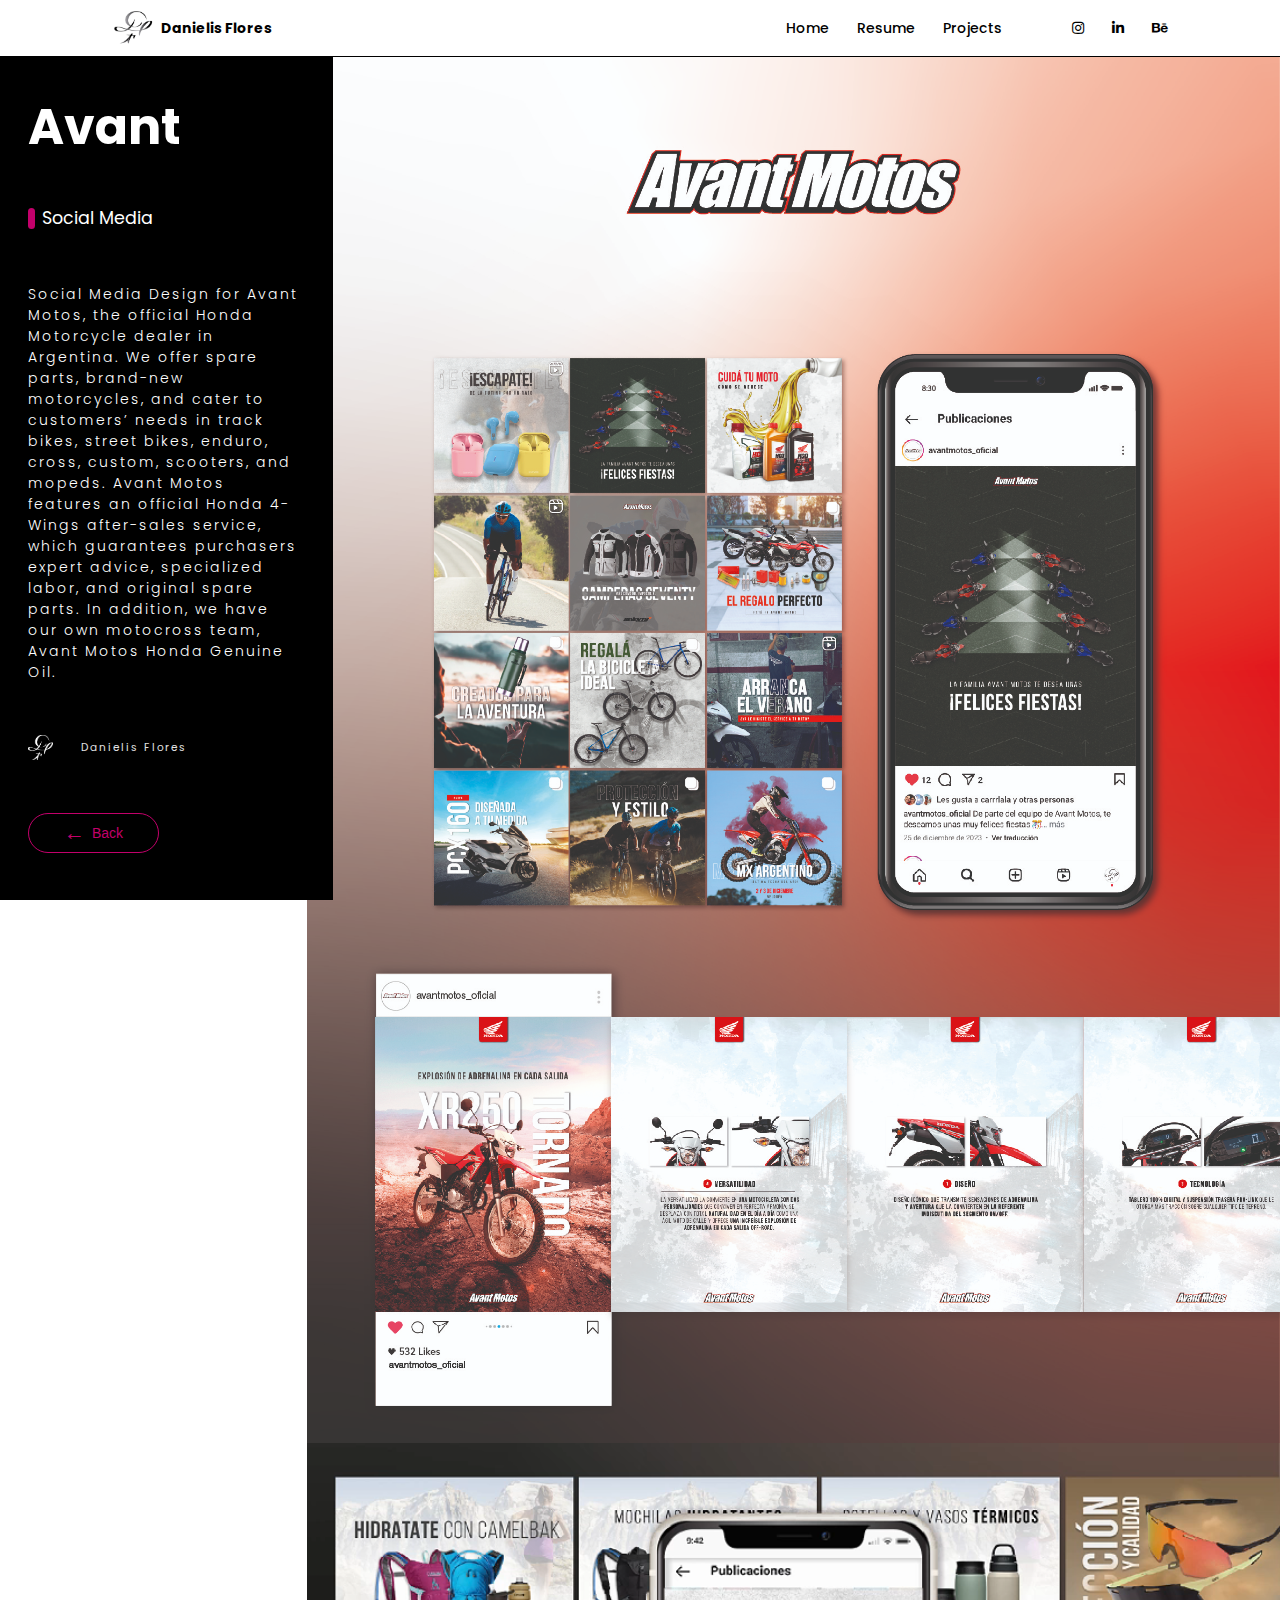
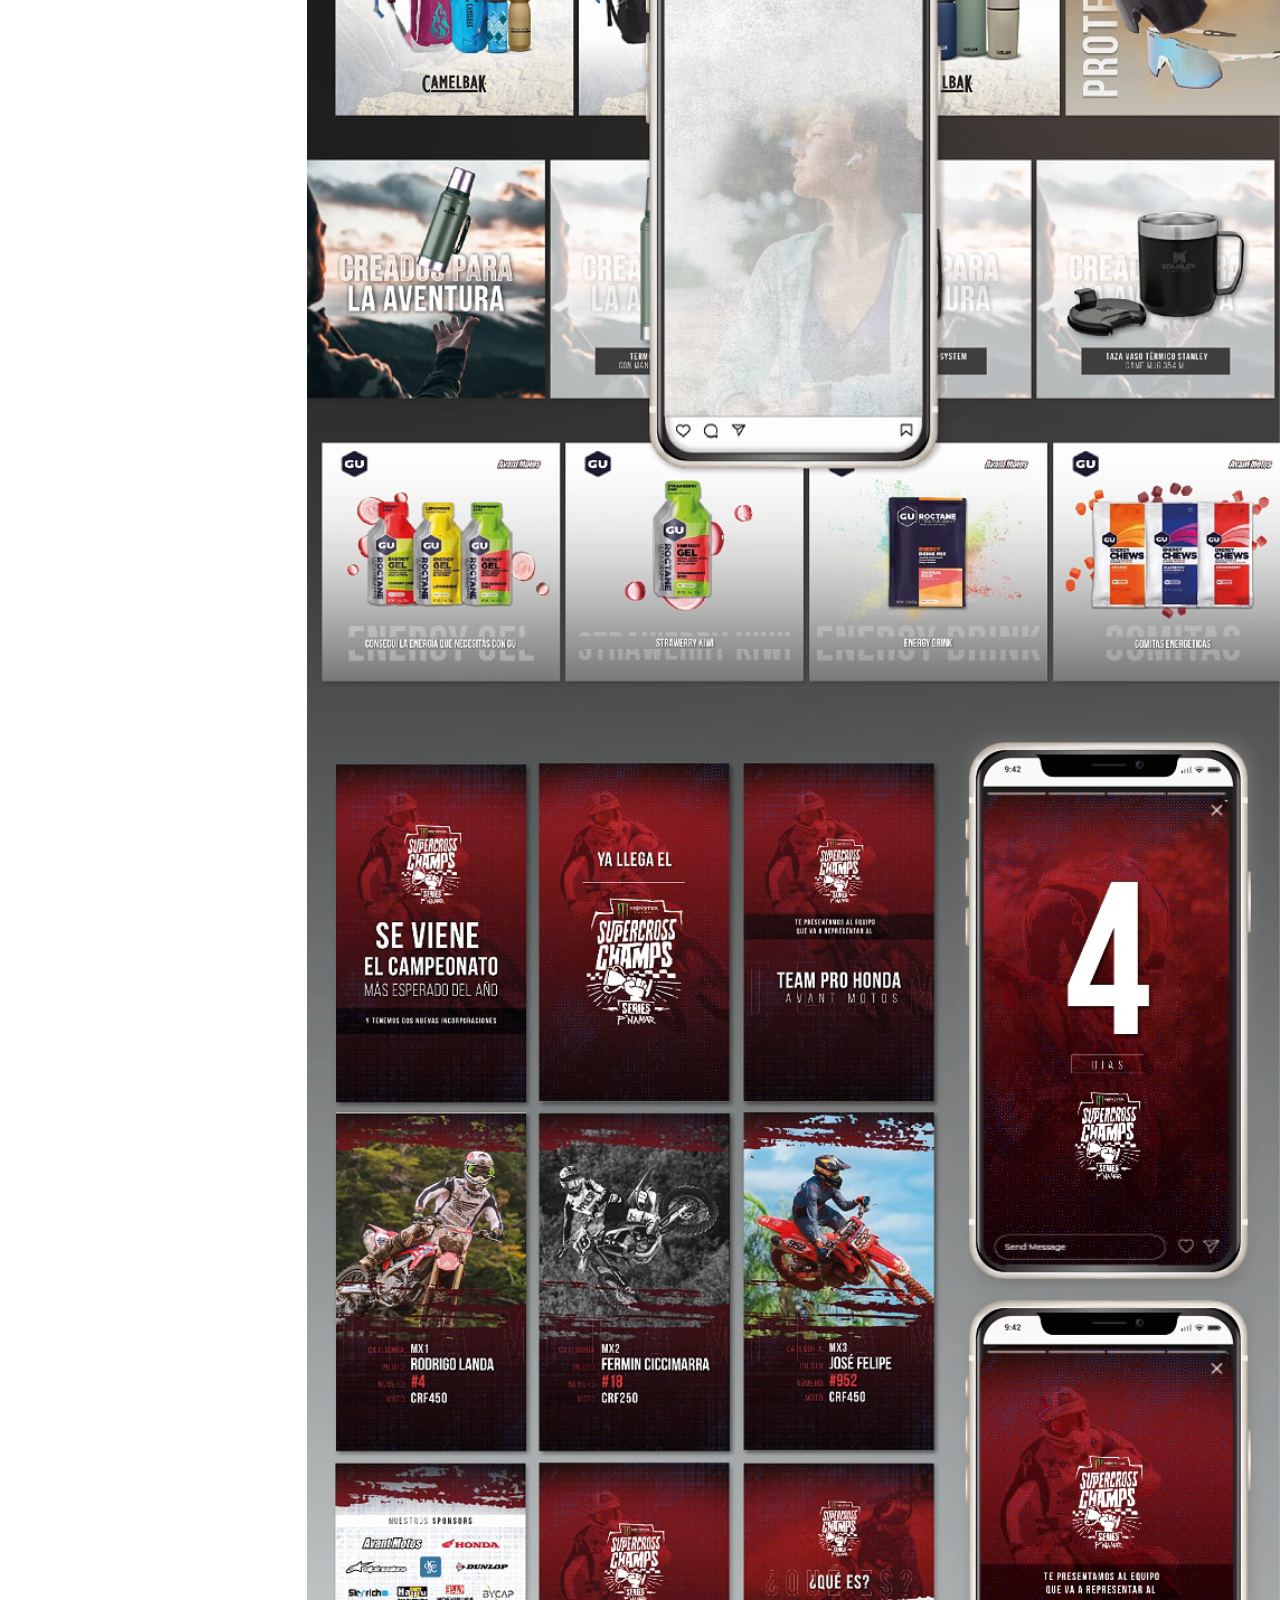
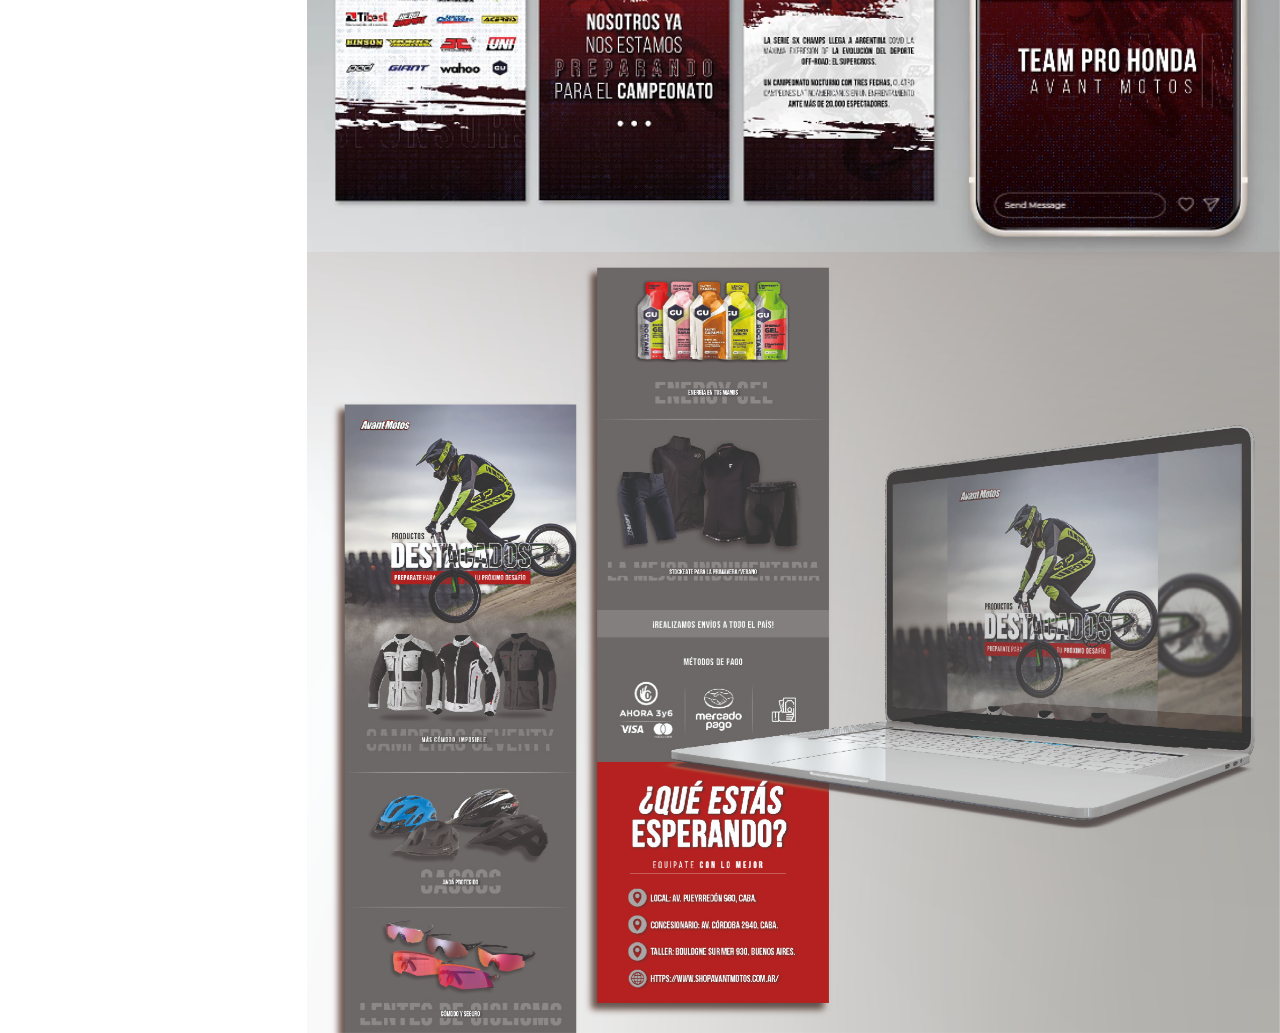
<file: project-avant.html>
<!DOCTYPE html>
<html lang="en" >
<head>
    <meta charset="UTF-8">
    <meta name="viewport" content="width=device-width, initial-scale=1.0">
    <title>Danielis Flores</title>
    <link rel="stylesheet" href="css/main.css">
    <link rel="stylesheet" href="https://cdnjs.cloudflare.com/ajax/libs/font-awesome/5.15.4/css/all.min.css">
</head>
<body>
    <nav class="navbar navbar--vigil size">
        <div class="navbar__container--logo">
            <div class="navbar__menu--toggle">
                <i class="fas fa-bars"></i>
            </div>
            <a href="index.html" class="flex-row link__nav">
                <img class="navbar__logo" src="./img/Logo_DF.png" alt="Logo_DF" loading="lazy">
                <h4>Danielis Flores</h4>
            </a>
        </div>
        <div class="navbar__container--links">
            <div class="navbar__links">
                <a href="index.html">Home</a>
                <a href="./assets/CURRICULUM VITAE 2024-E.pdf" download="CURRICULUM VITAE 2024-E.pdf">Resume</a>
                <a href="index.html#projects">Projects</a>
            </div>
            <div class="navbar__social">
                <a href="#"><i class="fab fa-instagram"></i></a>
                <a href="#"><i class="fab fa-linkedin-in" ></i></a>
                <a href="#"><i class="fab fa-behance"></i></a>
            </div>
        </div>
    </nav>
    <main class="project__detail--vigil">
        <div class="sidebar">
            <h1 class="sidebar__title" id="project-title">Avant</h1>
            <ul class="sidebar__categories" id="project-categories">          
                <li class="flex-row"><span class="color__form"></span>Social Media</li>       
            </ul>
            <div class="sidebar__description" id="project-description">Social Media Design for Avant Motos, the official Honda Motorcycle dealer in Argentina. We offer spare parts, brand-new motorcycles, and cater to customers’ needs in track bikes, street bikes, enduro, cross, custom, scooters, and mopeds.

            Avant Motos features an official Honda 4-Wings after-sales service, which guarantees purchasers expert advice, specialized labor, and original spare parts.
                
            In addition, we have our own motocross team, Avant Motos Honda Genuine Oil.
                </div>
            <div class="sidebar__container--logo">
                <img class="sidebar__logo" id="project-image" src="./img/logo_blanco.png" alt="Logo-Danielis" loading="lazy">
                <p>Danielis Flores</p>
            </div>
            <button class="sidebar__button">
                <a href="index.html#projects" class="sidebar__button--link">
                    <span class="arrow-left">&#8592;</span>Back
                </a>
            </button>
        </div>
        <div class="project__detail--avant">
            <section class="content__section--avant">
                <img id="image-1" src="img/projects-details/avant/avant-1.jpg" alt="Image 1 Avant" class="content__image--avant" loading="lazy">
            </section>
            <section class="content__section--avant">
                <video id="video-1" class="content__video--avant" loop autoplay muted>
                    <source src="img/projects-details/avant/avant-2.mp4" type="video/mp4">
                    Your browser does not support the video tag.
                </video>
            </section>
            <section class="content__section--avant">
                <video id="video-2" class="content__video--avant" loop autoplay muted>
                    <source src="/img/projects-details/avant/avant-3.mp4" type="video/mp4">
                    Your browser does not support the video tag.
                </video>
            </section>           
            <section class="content__section--avant">
                <img id="image-2" src="/img/projects-details/avant/avant-4.jpg" alt="Image 2 Avant" class="content__image--avant" loading="lazy">
            </section>
        </div>
    </main>
</body>
<script>
    document.addEventListener('DOMCOntentLoaded', function(){
        const menuToggle = document.querySelector('.navbar__menu--togle')
        const navbarLinks = document.getElementById('navbarLinks')

        menuToggle.addEventListener('click',function(){
            navbarLinks.classList.toggle('show')
        })
    })
</script>
</html>
</file>
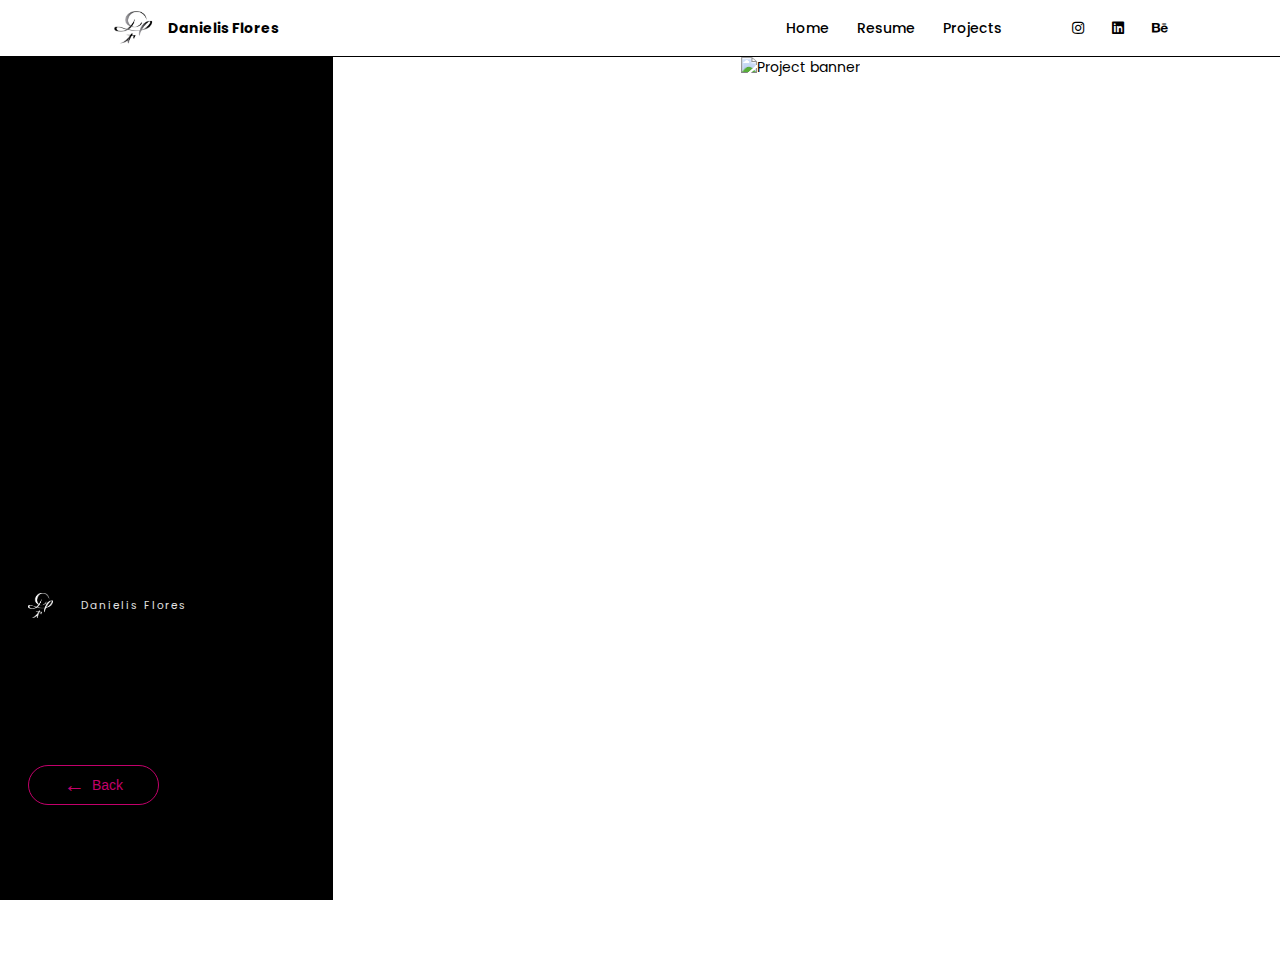
<file: project-detail.html>
<!DOCTYPE html>
<html lang="en" style="overflow: hidden;">
<head>
    <meta charset="UTF-8">
    <meta name="viewport" content="width=device-width, initial-scale=1.0">
    <title>Portafolio Danielis</title>
    <link rel="stylesheet" href="css/main.css">
    <link rel="stylesheet" href="https://cdnjs.cloudflare.com/ajax/libs/font-awesome/5.15.4/css/all.min.css">
</head>
<body >
    <nav class="navbar size">
        <div class="navbar__container--logo">
            <div class="navbar__menu--toggle">
                <i class="fas fa-bars"></i>
            </div>
            <img class="navbar__logo" src="./img/Logo_DF.png" alt="Logo_DF">
            <h4>Danielis Flores</h4>
        </div>
        <div class="navbar__container--links">
            <div class="navbar__links">
                <a href="index.html">Home</a>
                <a href="./assets/CURRICULUM VITAE 2024-E.pdf" download="CURRICULUM VITAE 2024-E.pdf" > Resume</a>
                <a href="index.html#projects">Projects</a>
            </div>
            <div class="navbar__social">
                <a href="#"><i class="fab fa-instagram"></i></a>
                <a href="#"><i class="fab fa-linkedin"></i></a>
                <a href="#"><i class="fab fa-behance"></i></a>
            </div>
        </div>
    </nav>
        <main class="project__detail">
            <div class="sidebar">
                <h1 class="sidebar__title" id="project-title"></h1>
                        <ul class="sidebar__categories" id="project-categories">
                        </ul>
                <div class="sidebar__description" id="project-description">
                </div>
                <div class="sidebar__container--logo">
                    <img class="sidebar__logo" id="project-image" src="./img/logo_blanco.png" alt="Logo-Danielis">
                    <p>Danielis Flores</p>

                </div>
                <button class="sidebar__button">
                <a href="index.html#projects" class="sidebar__button--link">
                        <span class="arrow-left">&#8592;</span>Back
                    </a>
                </button>
            </div>
            <div class="project__detail--image">
                <img id="project-image-detail"  alt="Project banner">
            </div>
            

        </main>
    


        </body>
        <script >
    document.addEventListener('DOMContentLoaded', () => {

        function getProjectIdFromURL (){
            const params = new URLSearchParams(window.location.search)
            return params.get('id')
            }

        const id = getProjectIdFromURL()

        const dataURL = `data/projects.json`;


        async function loadProjectDetails(){
            try{
                const response = await fetch(dataURL)

                if(!response.ok){
                    throw new Error ('Error al cargar el json')
                }
                const data = await response.json()
                const project = data.projects.find(p => p.id === id)
                if(project){
                    document.getElementById('project-title').textContent = project.title
                    document.getElementById('project-description').textContent = project.description
                    document.getElementById('project-image-detail').setAttribute('src',project.image)
                    const projectCategories = document.getElementById('project-categories')
                    projectCategories.innerHTML = '';
                    project.categories.forEach(category => {
                        const li = document.createElement('li')
                        li.className = 'flex-row';
                        li.innerHTML =`<span class="color__form"></span>${category}`
                        projectCategories.appendChild(li)
                    })
                    // const pdfLink = document.getElementById('project-pdf')
                    // pdfLink.setAttribute('href',project.pdf)
                    // pdfLink.setAttribute('target','_blank')
                }else {
                throw new Error ('Proyecto no encontrado')
                }
            }catch (error){
                console.error('Error', error.message)


                }
            }
        loadProjectDetails()

})
        </script>
    </html>
</file>
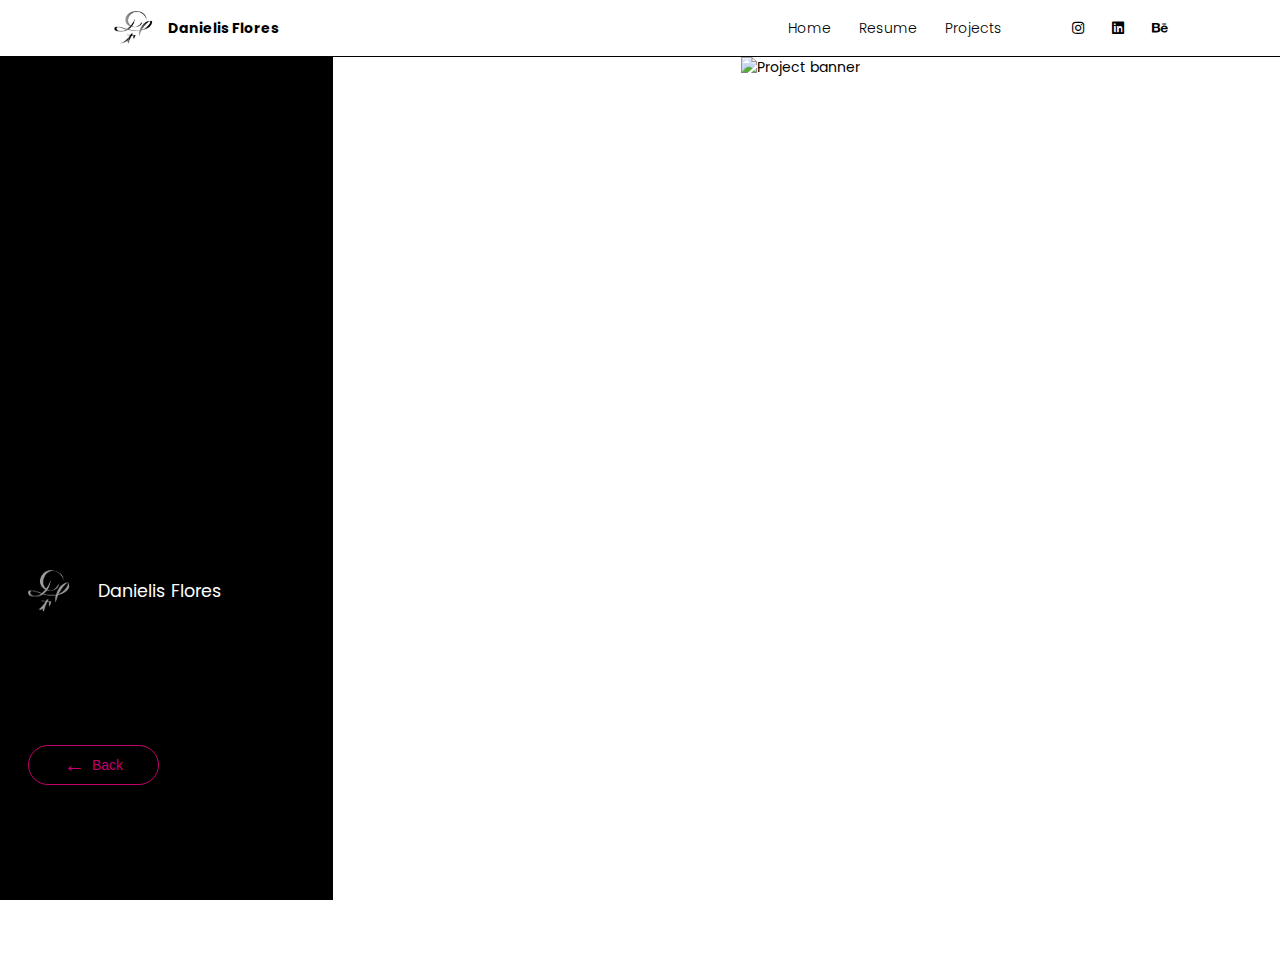
<file: src/project-detail.html>
<!DOCTYPE html>
<html lang="en" style="overflow: hidden;">
<head>
    <meta charset="UTF-8">
    <meta name="viewport" content="width=device-width, initial-scale=1.0">
    <title>Portafolio Danielis</title>
    <link rel="stylesheet" href="css/main.css">
    <link rel="stylesheet" href="https://cdnjs.cloudflare.com/ajax/libs/font-awesome/5.15.4/css/all.min.css">
</head>
<body >
    <nav class="navbar size">
        <div class="navbar__container--logo">
            <div class="navbar__menu--toggle">
                <i class="fas fa-bars"></i>
            </div>
            <img class="navbar__logo" src="./img/Logo_DF.png" alt="Logo_DF">
            <h4>Danielis Flores</h4>
        </div>
        <div class="navbar__container--links">
            <div class="navbar__links">
                <a href="index.html">Home</a>
                <a href="./assets/CURRICULUM VITAE 2024-E.pdf" download="CURRICULUM VITAE 2024-E.pdf" > Resume</a>
                <a href="index.html#projects">Projects</a>
            </div>
            <div class="navbar__social">
                <a href="#"><i class="fab fa-instagram"></i></a>
                <a href="#"><i class="fab fa-linkedin"></i></a>
                <a href="#"><i class="fab fa-behance"></i></a>
            </div>
        </div>
    </nav>
        <main class="project__detail">
            <div class="sidebar">
                <h1 class="sidebar__title" id="project-title"></h1>
                        <ul class="sidebar__categories" id="project-categories">
                        </ul>
                        <!-- <a  id="project-pdf">
                            <img src="./img/svg/full-project.svg" alt="resume-spinner" class="projects__svg">
                        </a>                        -->
                <div class="sidebar__description" id="project-description">
                </div>
                <div class="sidebar__logo">
                    <img class="navbar__logo" id="project-image" src="./img/logo-gris.png" alt="Logo-Danielis">
                    <p>Danielis Flores</p>

                </div>
                <button class="sidebar__button">
                <a href="index.html#projects" class="sidebar__button--link">
                        <span class="arrow-left">&#8592;</span>Back
                    </a>
                </button>
            </div>
            <div class="project__detail--image">
                <img id="project-image-detail"  alt="Project banner">
            </div>
            

        </main>
    


        </body>
        <script >
    document.addEventListener('DOMContentLoaded', () => {

        function getProjectIdFromURL (){
            const params = new URLSearchParams(window.location.search)
            return params.get('id')
            }

        const id = getProjectIdFromURL()

        const dataURL = `data/projects.json`;


        async function loadProjectDetails(){
            try{
                const response = await fetch(dataURL)

                if(!response.ok){
                    throw new Error ('Error al cargar el json')
                }
                const data = await response.json()
                const project = data.projects.find(p => p.id === id)
                if(project){
                    document.getElementById('project-title').textContent = project.title
                    document.getElementById('project-description').textContent = project.description
                    document.getElementById('project-image-detail').setAttribute('src',project.image)
                    const projectCategories = document.getElementById('project-categories')
                    projectCategories.innerHTML = '';
                    project.categories.forEach(category => {
                        const li = document.createElement('li')
                        li.className = 'flex-row';
                        li.innerHTML =`<span class="color__form"></span>${category}`
                        projectCategories.appendChild(li)
                    })
                    // const pdfLink = document.getElementById('project-pdf')
                    // pdfLink.setAttribute('href',project.pdf)
                    // pdfLink.setAttribute('target','_blank')
                }else {
                throw new Error ('Proyecto no encontrado')
                }
            }catch (error){
                console.error('Error', error.message)


                }
            }
        loadProjectDetails()

})
        </script>
    </html>
</file>
<file: css/main.css>
/*ABSTRACTS*/
/*MEDIA QUERIES*/
/*BASE*/
@import url("https://fonts.googleapis.com/css2?family=Poppins:wght@100;300;400;500;600;700&display=swap");
*,
*::after,
*::before {
  margin: 0;
  padding: 0;
  -webkit-box-sizing: border-box;
          box-sizing: border-box;
}

html, body {
  overflow-x: hidden;
  position: relative;
}

html {
  font-size: 75%;
  -webkit-box-sizing: border-box;
          box-sizing: border-box;
}
@media (min-width: 61em) {
  html {
    font-size: 87.5%;
  }
}
@media (min-width: 74em) {
  html {
    font-size: 87.5%;
  }
}

body {
  -webkit-transition: 0.5s all;
  transition: 0.5s all;
}

img {
  max-width: 100%;
}

a {
  text-decoration: none;
  color: inherit;
}

a:hover {
  text-decoration: underline;
}

body {
  font-family: "Poppins", sans-serif;
  color: #000000;
}

/*MARGINS*/
.mt--sm {
  margin-top: 1rem;
}
.mt--md {
  margin-top: 3rem;
}
.mt--lg {
  margin-top: 5rem;
}
.mt--xl {
  margin-top: 8rem;
}

.mb--sm {
  margin-bottom: 1rem;
}
.mb--md {
  margin-bottom: 3rem;
}
.mb--lg {
  margin-bottom: 5rem;
}
.mb--xl {
  margin-bottom: 8rem;
}

.ml--sm {
  margin-left: 1rem;
}
.ml--md {
  margin-left: 3rem;
}
.ml--lg {
  margin-left: 5rem;
}
.ml--lg {
  margin-left: 8rem;
}

.mr--sm {
  margin-right: 1rem;
}
.mr--md {
  margin-right: 3rem;
}
.mr--lg {
  margin-right: 5rem;
}
.mr--hudge {
  margin-right: 8rem;
}

/*FONT-WEIGHT*/
.fw--thin {
  font-weight: 100;
}
.fw--light {
  font-weight: 300;
}
.fw--normal {
  font-weight: 400;
}
.fw--med {
  font-weight: 500;
}
.fw--semibold {
  font-weight: 600;
}
.fw--bold {
  font-weight: 700;
}

/*TEXT-ALIGN*/
.text-center {
  text-align: center;
}

.text-left {
  text-align: left;
}

.text-right {
  text-align: right;
}

/*COLOR*/
.fcolor--principal {
  color: #c3006b;
}
.fcolor--secondary {
  color: #e3e3e3;
}
.fcolor--text {
  color: #000000;
}

.flex-row {
  display: -webkit-box;
  display: -ms-flexbox;
  display: flex;
  -webkit-box-orient: horizontal;
  -webkit-box-direction: normal;
      -ms-flex-direction: row;
          flex-direction: row;
  -webkit-box-align: center;
      -ms-flex-align: center;
          align-items: center;
  -webkit-box-pack: center;
      -ms-flex-pack: center;
          justify-content: center;
  gap: 0.5rem;
}

.flex-col {
  display: -webkit-box;
  display: -ms-flexbox;
  display: flex;
  -webkit-box-orient: vertical;
  -webkit-box-direction: normal;
      -ms-flex-direction: column;
          flex-direction: column;
}

.link__nav {
  text-decoration: none;
}
.link__nav:hover {
  text-decoration: none;
}

/*LAYOUT*/
.navbar {
  display: -webkit-box;
  display: -ms-flexbox;
  display: flex;
  -webkit-box-align: center;
      -ms-flex-align: center;
          align-items: center;
  -webkit-box-pack: justify;
      -ms-flex-pack: justify;
          justify-content: space-between;
  padding: 0.5rem 2rem;
  width: 100%;
  border-bottom: 1px solid #000;
  background-color: white;
}
@media (min-width: 47em) {
  .navbar {
    padding: 0.5rem 8rem;
  }
}
.navbar__menu--toggle {
  display: -webkit-box;
  display: -ms-flexbox;
  display: flex;
  -webkit-box-align: center;
      -ms-flex-align: center;
          align-items: center;
  cursor: pointer;
  font-size: 1.5rem;
}
@media (min-width: 61em) {
  .navbar__menu--toggle {
    display: none;
  }
}
.navbar__container--logo, .navbar__container--links {
  display: -webkit-box;
  display: -ms-flexbox;
  display: flex;
  -webkit-box-align: center;
      -ms-flex-align: center;
          align-items: center;
  gap: 1rem;
}
.navbar__container--links {
  gap: 5rem;
  cursor: pointer;
}
.navbar__logo {
  width: 3rem;
  height: 3rem;
  border-radius: 50%;
}
.navbar__links {
  display: -webkit-box;
  display: -ms-flexbox;
  display: flex;
  gap: 2rem;
  font-weight: 500;
  display: none;
}
@media (min-width: 61em) {
  .navbar__links {
    display: -webkit-box;
    display: -ms-flexbox;
    display: flex;
  }
}
.navbar__social {
  display: -webkit-box;
  display: -ms-flexbox;
  display: flex;
  gap: 2rem;
}

.header {
  display: -webkit-box;
  display: -ms-flexbox;
  display: flex;
  width: 100%;
  padding: 2rem 0 2rem 2rem;
  height: auto;
  -webkit-box-pack: center;
      -ms-flex-pack: center;
          justify-content: center;
  -webkit-box-orient: vertical;
  -webkit-box-direction: normal;
      -ms-flex-direction: column;
          flex-direction: column;
  -webkit-box-align: center;
      -ms-flex-align: center;
          align-items: center;
}
@media (min-width: 47em) {
  .header {
    padding: 5rem 0 0 8rem;
  }
}
@media (min-width: 74em) {
  .header {
    padding-bottom: 5rem;
  }
}
.header__container {
  display: -webkit-box;
  display: -ms-flexbox;
  display: flex;
  -webkit-box-orient: vertical;
  -webkit-box-direction: normal;
      -ms-flex-direction: column;
          flex-direction: column;
  width: 100%;
  background-size: cover;
  background: url('https://danielisflores.github.io/img/DF_Header2.png') no-repeat top right;
  -webkit-box-align: center;
      -ms-flex-align: center;
          align-items: center;
  padding-top: 4rem;
  background-size: 50%;
  padding-bottom: 56.25%;
}
@media (max-width: 74em) {
  .header__container {
    background-position: right;
    background-size: 60%;
  }
}
.header__info {
  display: -webkit-box;
  display: -ms-flexbox;
  display: flex;
  width: 100%;
  gap: 2rem;
  -webkit-box-orient: horizontal;
  -webkit-box-direction: normal;
      -ms-flex-direction: row;
          flex-direction: row;
}
@media (max-width: 74em) {
  .header__info {
    -webkit-box-orient: vertical;
    -webkit-box-direction: reverse;
        -ms-flex-direction: column-reverse;
            flex-direction: column-reverse;
  }
}
.header__info--title {
  display: -webkit-box;
  display: -ms-flexbox;
  display: flex;
  -webkit-box-orient: vertical;
  -webkit-box-direction: normal;
      -ms-flex-direction: column;
          flex-direction: column;
  font-size: 7rem;
  line-height: 7rem;
}
@media (min-width: 47em) {
  .header__info--title {
    font-size: 10rem;
    line-height: 10rem;
  }
}
.header__info--text {
  display: -webkit-box;
  display: -ms-flexbox;
  display: flex;
  -webkit-box-orient: vertical;
  -webkit-box-direction: normal;
      -ms-flex-direction: column;
          flex-direction: column;
  gap: 2rem;
  width: 100%;
}
.header__info--h2 {
  font-size: 2rem;
}
.header__info--h1 {
  font-size: 3.5rem;
  line-height: 4rem;
}
.header__info--description {
  font-size: 1.25rem;
  letter-spacing: 2px;
}
@media (min-width: 36em) {
  .header__info--description {
    font-size: 1.75rem;
    letter-spacing: 2px;
  }
}
.header__pic {
  -webkit-box-flex: 1;
      -ms-flex: 1;
          flex: 1;
  display: -webkit-box;
  display: -ms-flexbox;
  display: flex;
  -webkit-box-pack: center;
      -ms-flex-pack: center;
          justify-content: center;
  -webkit-box-align: center;
      -ms-flex-align: center;
          align-items: center;
  margin-right: 0;
  width: 50%;
  height: 100%;
}
@media (min-width: 47em) {
  .header__pic {
    -webkit-box-pack: end;
        -ms-flex-pack: end;
            justify-content: flex-end;
    width: 100%;
    height: 100%;
    -webkit-box-flex: 1;
        -ms-flex: 1;
            flex: 1;
  }
}

.bubble__title {
  border: 1px solid #c3006b;
  border-radius: 1.25rem;
  padding: 0.25rem;
  text-align: center;
  font-size: 1.25rem;
  width: 20rem;
  letter-spacing: 2px;
}

.color__form {
  background-color: #c3006b;
  height: 1.5rem;
  width: 0.5rem;
  display: inline-block;
  border-radius: 0.5rem;
}
.color__form--black {
  background-color: #000000;
}
.color__form--white {
  background-color: #e3e3e3;
}

.about {
  display: none;
  padding-bottom: 3rem;
  margin-top: -35%;
}
@media (min-width: 74em) {
  .about {
    display: -webkit-box;
    display: -ms-flexbox;
    display: flex;
    -webkit-box-orient: vertical;
    -webkit-box-direction: normal;
        -ms-flex-direction: column;
            flex-direction: column;
    -webkit-box-align: start;
        -ms-flex-align: start;
            align-items: start;
    gap: 3rem;
  }
}
@media (min-width: 74em) {
  .about {
    margin-top: -25%;
  }
}
.about__container {
  display: -webkit-box;
  display: -ms-flexbox;
  display: flex;
  -webkit-box-align: center;
      -ms-flex-align: center;
          align-items: center;
  -webkit-box-pack: space-evenly;
      -ms-flex-pack: space-evenly;
          justify-content: space-evenly;
}
@media (max-width: 61em) {
  .about__container {
    -webkit-box-align: self-start;
        -ms-flex-align: self-start;
            align-items: self-start;
  }
}
.about__image {
  width: 50%;
  margin-left: 2rem;
  position: relative;
  display: inline-block;
}
.about__image--pic {
  width: 25rem;
}
.about__text {
  width: 50%;
  display: -webkit-box;
  display: -ms-flexbox;
  display: flex;
  -webkit-box-orient: vertical;
  -webkit-box-direction: normal;
      -ms-flex-direction: column;
          flex-direction: column;
  gap: 2rem;
  padding-right: 8rem;
  -webkit-box-pack: start;
      -ms-flex-pack: start;
          justify-content: start;
}
@media (max-width: 61em) {
  .about__text {
    -webkit-box-orient: vertical;
    -webkit-box-direction: reverse;
        -ms-flex-direction: column-reverse;
            flex-direction: column-reverse;
  }
}
.about__text--info {
  display: -webkit-box;
  display: -ms-flexbox;
  display: flex;
  -webkit-box-align: center;
      -ms-flex-align: center;
          align-items: center;
  -webkit-box-pack: justify;
      -ms-flex-pack: justify;
          justify-content: space-between;
  -webkit-box-orient: horizontal;
  -webkit-box-direction: normal;
      -ms-flex-direction: row;
          flex-direction: row;
}
@media (max-width: 61em) {
  .about__text--info {
    -webkit-box-orient: vertical;
    -webkit-box-direction: normal;
        -ms-flex-direction: column;
            flex-direction: column;
    gap: 2rem;
  }
}
.about__text--item {
  display: -webkit-box;
  display: -ms-flexbox;
  display: flex;
  -webkit-box-orient: vertical;
  -webkit-box-direction: normal;
      -ms-flex-direction: column;
          flex-direction: column;
  -webkit-box-align: center;
      -ms-flex-align: center;
          align-items: center;
  -webkit-box-pack: center;
      -ms-flex-pack: center;
          justify-content: center;
}
.about__text--item h3 {
  font-size: 3rem;
  color: #c3006b;
}
.about__text--item p {
  font-size: 1.25rem;
  text-align: center;
  font-weight: 400;
}
.about__title {
  font-size: 7rem;
}
.about__items {
  display: -webkit-box;
  display: -ms-flexbox;
  display: flex;
  -webkit-box-orient: vertical;
  -webkit-box-direction: normal;
      -ms-flex-direction: column;
          flex-direction: column;
  gap: 0.5rem;
  font-size: 1.5rem;
  -webkit-box-align: start;
      -ms-flex-align: start;
          align-items: flex-start;
  -webkit-box-pack: center;
      -ms-flex-pack: center;
          justify-content: center;
}

.resume__svg {
  position: absolute;
  top: 85%;
  left: 14%;
  -webkit-transform: translate(-50%, -50%);
          transform: translate(-50%, -50%);
  width: 50%;
  -webkit-animation: rotate 10s linear infinite;
          animation: rotate 10s linear infinite;
}
@media (min-width: 74em) {
  .resume__svg {
    width: 28%;
    left: 6%;
  }
}

@-webkit-keyframes rotate {
  from {
    -webkit-transform: translate(-50%, -50%) rotate(0deg);
            transform: translate(-50%, -50%) rotate(0deg);
  }
  to {
    -webkit-transform: translate(-50%, -50%) rotate(360deg);
            transform: translate(-50%, -50%) rotate(360deg);
  }
}

@keyframes rotate {
  from {
    -webkit-transform: translate(-50%, -50%) rotate(0deg);
            transform: translate(-50%, -50%) rotate(0deg);
  }
  to {
    -webkit-transform: translate(-50%, -50%) rotate(360deg);
            transform: translate(-50%, -50%) rotate(360deg);
  }
}
.about__mobile {
  display: none;
  margin-top: -35%;
}
@media (max-width: 74em) {
  .about__mobile {
    display: block;
  }
}
.about__mobile__container {
  display: -webkit-box;
  display: -ms-flexbox;
  display: flex;
  -webkit-box-orient: vertical;
  -webkit-box-direction: normal;
      -ms-flex-direction: column;
          flex-direction: column;
  -webkit-box-align: center;
      -ms-flex-align: center;
          align-items: center;
  -webkit-box-pack: center;
      -ms-flex-pack: center;
          justify-content: center;
  gap: 4rem;
}
.about__mobile__container--resp {
  display: -ms-grid;
  display: grid;
  -ms-grid-columns: 1fr 2rem 1fr;
  grid-template-columns: repeat(2, 1fr);
  gap: 2rem;
  -webkit-box-align: center;
      -ms-flex-align: center;
          align-items: center;
}
@media (min-width: 61em) {
  .about__mobile__container--resp {
    -webkit-box-align: center;
        -ms-flex-align: center;
            align-items: center;
    -ms-grid-columns: 1fr 18rem 1fr;
    grid-template-columns: repeat(2, 1fr);
    gap: 18rem;
  }
}
.about__mobile__image {
  position: relative;
  display: inline-block;
}
.about__mobile__image--pic {
  width: 100%;
}
.about__mobile__text {
  display: -webkit-box;
  display: -ms-flexbox;
  display: flex;
  -webkit-box-orient: vertical;
  -webkit-box-direction: reverse;
      -ms-flex-direction: column-reverse;
          flex-direction: column-reverse;
  gap: 2rem;
  -webkit-box-pack: start;
      -ms-flex-pack: start;
          justify-content: start;
  font-size: 1.25rem;
  padding-right: 4rem;
}
@media (min-width: 61em) {
  .about__mobile__text {
    -webkit-box-orient: vertical;
    -webkit-box-direction: normal;
        -ms-flex-direction: column;
            flex-direction: column;
  }
}
.about__mobile__text--info {
  display: -webkit-box;
  display: -ms-flexbox;
  display: flex;
  -webkit-box-align: center;
      -ms-flex-align: center;
          align-items: center;
  -webkit-box-pack: justify;
      -ms-flex-pack: justify;
          justify-content: space-between;
  -webkit-box-orient: vertical;
  -webkit-box-direction: normal;
      -ms-flex-direction: column;
          flex-direction: column;
  gap: 1rem;
}
@media (min-width: 47em) {
  .about__mobile__text--info {
    gap: 3rem;
  }
}
.about__mobile__text--item {
  display: -webkit-box;
  display: -ms-flexbox;
  display: flex;
  -webkit-box-orient: vertical;
  -webkit-box-direction: normal;
      -ms-flex-direction: column;
          flex-direction: column;
  -webkit-box-align: center;
      -ms-flex-align: center;
          align-items: center;
  -webkit-box-pack: center;
      -ms-flex-pack: center;
          justify-content: center;
}
.about__mobile__text--item h3 {
  font-size: 2.5rem;
  color: #c3006b;
}
@media (min-width: 47em) {
  .about__mobile__text--item h3 {
    font-size: 5rem;
  }
}
.about__mobile__text--item p {
  font-size: 1rem;
  text-align: center;
  font-weight: 400;
}
@media (min-width: 47em) {
  .about__mobile__text--item p {
    font-size: 1.5rem;
  }
}
.about__mobile__title {
  font-size: 5rem;
}
.about__mobile__items {
  display: -webkit-box;
  display: -ms-flexbox;
  display: flex;
  -webkit-box-orient: vertical;
  -webkit-box-direction: normal;
      -ms-flex-direction: column;
          flex-direction: column;
  gap: 0.5rem;
  font-size: 1.5rem;
  -webkit-box-pack: center;
      -ms-flex-pack: center;
          justify-content: center;
}

.services {
  padding: 4rem;
  display: -webkit-box;
  display: -ms-flexbox;
  display: flex;
  -webkit-box-orient: vertical;
  -webkit-box-direction: normal;
      -ms-flex-direction: column;
          flex-direction: column;
  -webkit-box-align: center;
      -ms-flex-align: center;
          align-items: center;
}
.services__title {
  display: -webkit-box;
  display: -ms-flexbox;
  display: flex;
  -webkit-box-orient: vertical;
  -webkit-box-direction: normal;
      -ms-flex-direction: column;
          flex-direction: column;
  -webkit-box-pack: center;
      -ms-flex-pack: center;
          justify-content: center;
  -webkit-box-align: center;
      -ms-flex-align: center;
          align-items: center;
  position: relative;
  height: 20rem;
}
.services__title h2 {
  position: absolute;
  top: 50%;
  -webkit-transform: translateY(-50%);
          transform: translateY(-50%);
  z-index: 0;
  font-size: 7rem;
  color: #dadada;
  margin: 0;
}
@media (min-width: 47em) {
  .services__title h2 {
    font-size: 10rem;
  }
}
.services__title h3 {
  position: relative;
  z-index: 1;
  margin: 0;
  font-size: 2.5rem;
}
@media (min-width: 47em) {
  .services__title h3 {
    font-size: 3rem;
    letter-spacing: 1.4rem;
  }
}
.services__container--cards {
  gap: 1rem;
  display: -ms-grid;
  display: grid;
  -ms-grid-columns: 1fr 1rem 1fr;
  grid-template-columns: repeat(2, 1fr);
}
@media (min-width: 47em) {
  .services__container--cards {
    -ms-grid-columns: 1fr 4rem 1fr 4rem 1fr;
    grid-template-columns: repeat(3, 1fr);
    gap: 4rem;
  }
}
@media (min-width: 74em) {
  .services__container--cards {
    -ms-grid-columns: 1fr 2rem 1fr 2rem 1fr 2rem 1fr;
    grid-template-columns: repeat(4, 1fr);
    gap: 2rem;
  }
}

.projects {
  display: -ms-grid;
  display: grid;
  -ms-grid-columns: 1fr 3fr;
  grid-template-columns: 1fr 3fr;
  padding: 4rem;
}
@media (max-width: 74em) {
  .projects {
    display: none;
  }
}
.projects__title {
  margin-top: 0;
  padding-top: 0;
}
.projects__title--info {
  display: -webkit-box;
  display: -ms-flexbox;
  display: flex;
  -webkit-box-orient: vertical;
  -webkit-box-direction: normal;
      -ms-flex-direction: column;
          flex-direction: column;
  font-size: 15rem;
  line-height: 15rem;
  -webkit-box-align: center;
      -ms-flex-align: center;
          align-items: center;
  -webkit-box-pack: center;
      -ms-flex-pack: center;
          justify-content: center;
}
.projects__container {
  display: -webkit-box;
  display: -ms-flexbox;
  display: flex;
  -webkit-box-orient: vertical;
  -webkit-box-direction: normal;
      -ms-flex-direction: column;
          flex-direction: column;
  position: relative;
  -webkit-box-align: center;
      -ms-flex-align: center;
          align-items: center;
  gap: 2rem;
}
.projects__container--nav {
  display: -webkit-box;
  display: -ms-flexbox;
  display: flex;
  padding-top: 2rem;
  -webkit-box-pack: space-evenly;
      -ms-flex-pack: space-evenly;
          justify-content: space-evenly;
  -webkit-box-align: center;
      -ms-flex-align: center;
          align-items: center;
  list-style: none;
  font-size: 1.75rem;
  -webkit-box-orient: vertical;
  -webkit-box-direction: normal;
      -ms-flex-direction: column;
          flex-direction: column;
  gap: 3rem;
  width: full;
}
@media (min-width: 61em) {
  .projects__container--nav {
    -webkit-box-orient: horizontal;
    -webkit-box-direction: normal;
        -ms-flex-direction: row;
            flex-direction: row;
    font-size: 1.5rem;
  }
}
.projects__container--nav li {
  cursor: pointer;
  padding: 0.5rem 1rem;
}
.projects__container--nav li.active {
  border-bottom: 4px solid #c3006b;
}
.projects__container--cards {
  display: -ms-grid;
  display: grid;
  grid-template-columns: repeat(auto-fit, minmax(15rem, 1fr));
  gap: 2rem;
  justify-items: center;
  -webkit-box-align: center;
      -ms-flex-align: center;
          align-items: center;
  padding: 1rem;
  width: 100%;
  -webkit-box-sizing: border-box;
          box-sizing: border-box;
}
@media (max-width: 61em) {
  .projects__container--cards {
    grid-template-columns: repeat(auto-fit, minmax(10rem, 1fr));
  }
}
@media (max-width: 74em) {
  .projects__container--cards {
    -ms-grid-columns: (1fr)[2];
    grid-template-columns: repeat(2, 1fr);
  }
}
.projects--card {
  width: 12rem;
  -webkit-box-sizing: border-box;
          box-sizing: border-box;
  border-radius: 1.5rem;
  cursor: pointer;
  overflow: visible;
  -webkit-transition: -webkit-transform 0.3s ease;
  transition: -webkit-transform 0.3s ease;
  transition: transform 0.3s ease;
  transition: transform 0.3s ease, -webkit-transform 0.3s ease;
  -webkit-filter: drop-shadow(0 0 10px rgba(0, 0, 0, 0.3));
          filter: drop-shadow(0 0 10px rgba(0, 0, 0, 0.3));
  padding: 0;
  margin: 0;
}
@media (min-width: 36em) {
  .projects--card {
    width: 15rem;
  }
}
.projects--card img {
  -o-object-fit: cover;
     object-fit: cover;
  width: 100%;
  height: auto;
  border-radius: 1.5rem;
}
.projects--card:hover {
  -webkit-transform: scale(1.1);
          transform: scale(1.1);
}

.projects__mobile {
  display: none;
}
@media (max-width: 74em) {
  .projects__mobile {
    display: block;
  }
}
.projects__mobile__title {
  margin-top: 0;
  padding-top: 0;
}
.projects__mobile__title--info {
  display: -webkit-box;
  display: -ms-flexbox;
  display: flex;
  -webkit-box-orient: vertical;
  -webkit-box-direction: normal;
      -ms-flex-direction: column;
          flex-direction: column;
  font-size: 8rem;
  line-height: 8rem;
  -webkit-box-align: center;
      -ms-flex-align: center;
          align-items: center;
  -webkit-box-pack: center;
      -ms-flex-pack: center;
          justify-content: center;
  gap: 2rem;
}
.projects__mobile__container {
  display: -ms-grid;
  display: grid;
  -ms-grid-columns: 1fr 5rem 1fr;
  grid-template-columns: repeat(2, 1fr);
  padding-bottom: 4rem;
  gap: 5rem;
}
.projects__mobile__container--nav {
  display: -webkit-box;
  display: -ms-flexbox;
  display: flex;
  padding-top: 2rem;
  -webkit-box-pack: space-evenly;
      -ms-flex-pack: space-evenly;
          justify-content: space-evenly;
  -webkit-box-align: start;
      -ms-flex-align: start;
          align-items: start;
  list-style: none;
  font-size: 1.5rem;
  -webkit-box-orient: vertical;
  -webkit-box-direction: normal;
      -ms-flex-direction: column;
          flex-direction: column;
  gap: 4rem;
  width: full;
}
.projects__mobile__container--nav li {
  cursor: pointer;
  position: relative;
  padding-left: 20px;
  padding-right: 20px;
  display: -webkit-box;
  display: -ms-flexbox;
  display: flex;
  gap: 1rem;
  -webkit-box-align: center;
      -ms-flex-align: center;
          align-items: center;
}
.projects__mobile__container--nav li::before {
  content: "";
  width: 0;
  height: 0;
  border-top: 6px solid transparent;
  border-bottom: 6px solid transparent;
  border-left: 6px solid gray;
  position: absolute;
  left: 0;
  top: 50%;
  -webkit-transform: translateY(-50%);
          transform: translateY(-50%);
}
.projects__mobile__container--nav li.active {
  border-bottom: 4px solid #c3006b;
}
.projects__mobile__container--nav li.active::before {
  border-left-color: black;
}
.projects__mobile__container--cards {
  display: -ms-grid;
  display: grid;
  -ms-grid-columns: 1fr 1rem 1fr;
  grid-template-columns: repeat(2, 1fr);
  gap: 1rem;
  -webkit-box-align: center;
      -ms-flex-align: center;
          align-items: center;
  justify-items: center;
}
@media (min-width: 47em) {
  .projects__mobile__container--cards {
    -ms-grid-columns: (1fr)[3];
    grid-template-columns: repeat(3, 1fr);
  }
}

.mobile__navbar--arrow {
  width: 1rem;
  height: 1rem;
}

.footer {
  background-color: #1c1c1b;
  color: rgba(255, 255, 255, 0.14);
  width: 100%;
  display: -webkit-box;
  display: -ms-flexbox;
  display: flex;
  -webkit-box-orient: vertical;
  -webkit-box-direction: normal;
      -ms-flex-direction: column;
          flex-direction: column;
  -webkit-box-align: center;
      -ms-flex-align: center;
          align-items: center;
  -webkit-box-pack: center;
      -ms-flex-pack: center;
          justify-content: center;
}
.footer__container--info {
  display: -webkit-box;
  display: -ms-flexbox;
  display: flex;
  -webkit-box-align: center;
      -ms-flex-align: center;
          align-items: center;
  padding: 2rem 0;
}
.footer__container--contact {
  display: -webkit-box;
  display: -ms-flexbox;
  display: flex;
  width: 100%;
  -ms-flex-pack: distribute;
      justify-content: space-around;
  -webkit-box-align: center;
      -ms-flex-align: center;
          align-items: center;
  padding: 2rem 2rem;
  border-top: 2px solid #e3e3e3;
}
.footer__title {
  display: -webkit-box;
  display: -ms-flexbox;
  display: flex;
  -webkit-box-orient: horizontal;
  -webkit-box-direction: normal;
      -ms-flex-direction: row;
          flex-direction: row;
  position: relative;
  width: 100%;
  -webkit-box-pack: center;
      -ms-flex-pack: center;
          justify-content: center;
  -webkit-box-align: center;
      -ms-flex-align: center;
          align-items: center;
}
.footer__title h3 {
  position: absolute;
  top: 50%;
  -webkit-transform: translateY(-50%);
          transform: translateY(-50%);
  z-index: 0;
  font-size: 1.5rem;
  color: #dadada;
  white-space: nowrap;
  letter-spacing: 0.75rem;
}
@media (min-width: 47em) {
  .footer__title h3 {
    font-size: 2.5rem;
    letter-spacing: 1rem;
  }
}
.footer__title h2 {
  position: relative;
  z-index: 1;
  margin: 0;
  font-size: 3.5rem;
  letter-spacing: 1rem;
}
@media (min-width: 47em) {
  .footer__title h2 {
    font-size: 5rem;
  }
}
.footer__logo {
  width: 2.75rem;
  height: 2.75rem;
  border-radius: 50%;
}

.sidebar {
  background-color: #000000;
  display: -webkit-box;
  display: -ms-flexbox;
  display: flex;
  -webkit-box-orient: vertical;
  -webkit-box-direction: normal;
      -ms-flex-direction: column;
          flex-direction: column;
  -webkit-box-align: start;
      -ms-flex-align: start;
          align-items: start;
  -ms-flex-pack: distribute;
      justify-content: space-around;
  color: white;
  width: 26%;
  height: calc(100vh - 4rem);
  position: fixed;
  padding: 2rem;
  top: 4rem;
  left: 0;
  overflow-y: hidden;
  gap: 1rem;
}
.sidebar__title {
  font-size: 3.5rem;
  line-height: 3.5rem;
}
.sidebar__categories {
  display: -webkit-box;
  display: -ms-flexbox;
  display: flex;
  -webkit-box-orient: vertical;
  -webkit-box-direction: normal;
      -ms-flex-direction: column;
          flex-direction: column;
  gap: 1rem;
  -webkit-box-align: start;
      -ms-flex-align: start;
          align-items: flex-start;
  -webkit-box-pack: start;
      -ms-flex-pack: start;
          justify-content: flex-start;
  font-size: 1.25rem;
}
.sidebar__categories h3 {
  font-weight: 300;
}
.sidebar__description {
  font-weight: 300;
  text-align: start;
  letter-spacing: 2px;
}
.sidebar__container--logo {
  display: -webkit-box;
  display: -ms-flexbox;
  display: flex;
  -webkit-box-align: center;
      -ms-flex-align: center;
          align-items: center;
  -webkit-box-pack: center;
      -ms-flex-pack: center;
          justify-content: center;
  gap: 2rem;
}
.sidebar__container--logo p {
  font-size: 0.75rem;
  color: #e3e3e3;
  letter-spacing: 2px;
}
.sidebar__logo {
  width: 1.75rem;
  height: 1.75rem;
}
.sidebar__button {
  background-color: #000000;
  color: #c3006b;
  border: 1px solid #c3006b;
  border-radius: 1.5rem;
  padding: 0.5rem 2.5rem;
  font-size: 1rem;
  cursor: pointer;
}
.sidebar__button a {
  text-decoration: none;
}
.sidebar__button:hover {
  color: #e3e3e3;
  background-color: #c3006b;
}
.sidebar__button span {
  font-size: 1.5rem;
}
.sidebar__button--link {
  display: -webkit-box;
  display: -ms-flexbox;
  display: flex;
  gap: 0.5rem;
  -webkit-box-align: center;
      -ms-flex-align: center;
          align-items: center;
  -webkit-box-pack: center;
      -ms-flex-pack: center;
          justify-content: center;
}

/*COMPONENTS*/
.card {
  background-color: #dadada;
  border-radius: 2rem;
  padding: 3rem 1.5rem;
  display: -webkit-box;
  display: -ms-flexbox;
  display: flex;
  -webkit-box-orient: vertical;
  -webkit-box-direction: normal;
      -ms-flex-direction: column;
          flex-direction: column;
  -webkit-box-align: center;
      -ms-flex-align: center;
          align-items: center;
  -webkit-box-pack: justify;
      -ms-flex-pack: justify;
          justify-content: space-between;
  color: #c3006b;
  -webkit-box-sizing: border-box;
          box-sizing: border-box;
  width: 12rem;
  max-height: 12rem;
}
@media (min-width: 36em) {
  .card {
    width: 15rem;
    max-height: 15rem;
  }
}
@media (min-width: 47em) {
  .card {
    width: 20rem;
    max-height: 20rem;
  }
}
.card--text {
  font-size: 1rem;
  font-weight: 400;
  color: #000;
  display: -webkit-box;
  display: -ms-flexbox;
  display: flex;
  -webkit-box-orient: vertical;
  -webkit-box-direction: normal;
      -ms-flex-direction: column;
          flex-direction: column;
  -webkit-box-align: center;
      -ms-flex-align: center;
          align-items: center;
  -webkit-box-pack: center;
      -ms-flex-pack: center;
          justify-content: center;
}
@media (min-width: 36em) {
  .card--text {
    font-size: 1.5rem;
  }
}
.card img {
  -o-object-fit: contain;
     object-fit: contain;
  width: 50%;
}

.pagination {
  display: -webkit-box;
  display: -ms-flexbox;
  display: flex;
  gap: 1rem;
}
.pagination__button {
  background-color: white;
  border: 1.5px solid #c3006b;
  border-radius: 1rem;
  padding: 0.5rem;
  font-family: "Poppins", sans-serif;
  color: #c3006b;
  font-weight: 500;
  cursor: pointer;
}
.pagination__button:hover {
  background-color: #c3006b;
  color: #e3e3e3;
}

/*PAGES*/
.project__detail {
  display: -webkit-box;
  display: -ms-flexbox;
  display: flex;
  width: 100%;
  height: 100vh;
  font-family: #c3006b;
  overflow-y: auto;
}
.project__detail--image {
  width: 75%;
  display: -webkit-box;
  display: -ms-flexbox;
  display: flex;
  margin-left: 25%;
  overflow-y: auto;
  display: flex;
  -webkit-box-pack: center;
      -ms-flex-pack: center;
          justify-content: center;
  -ms-flex-item-align: start;
      align-self: flex-start;
}
.project__detail--image img {
  max-width: 100%;
  height: auto;
}

.project__detail--vigil {
  display: -webkit-box;
  display: -ms-flexbox;
  display: flex;
  width: 100%;
  font-family: #c3006b;
  overflow-y: auto;
}

.project__detail--content {
  width: 74%;
  margin-left: 26%;
  display: -webkit-box;
  display: -ms-flexbox;
  display: flex;
  -webkit-box-orient: vertical;
  -webkit-box-direction: normal;
      -ms-flex-direction: column;
          flex-direction: column;
  -webkit-box-pack: center;
      -ms-flex-pack: center;
          justify-content: center;
  -webkit-box-align: center;
      -ms-flex-align: center;
          align-items: center;
  padding: 2rem;
  -webkit-box-sizing: border-box;
          box-sizing: border-box;
  height: 100%;
}

.content__video--lvba {
  margin-left: -2px;
  width: 101%;
}

.content__video {
  width: 95%;
}

.navbar--vigil {
  position: fixed;
  z-index: 1000;
}

.project__detail--lvba {
  width: 74%;
  margin-left: 26%;
  display: -webkit-box;
  display: -ms-flexbox;
  display: flex;
  -webkit-box-orient: vertical;
  -webkit-box-direction: normal;
      -ms-flex-direction: column;
          flex-direction: column;
  -webkit-box-pack: center;
      -ms-flex-pack: center;
          justify-content: center;
  -webkit-box-align: center;
      -ms-flex-align: center;
          align-items: center;
  -webkit-box-sizing: border-box;
          box-sizing: border-box;
  height: 100%;
}

.content__section--lvba {
  width: 100%;
}

.project__detail--vigil {
  display: -webkit-box;
  display: -ms-flexbox;
  display: flex;
  width: 100%;
  font-family: #c3006b;
  overflow-y: auto;
}

.project__detail--avant {
  width: 80%;
  margin-left: 24%;
  display: -webkit-box;
  display: -ms-flexbox;
  display: flex;
  -webkit-box-orient: vertical;
  -webkit-box-direction: normal;
      -ms-flex-direction: column;
          flex-direction: column;
  -webkit-box-pack: center;
      -ms-flex-pack: center;
          justify-content: center;
  -webkit-box-align: center;
      -ms-flex-align: center;
          align-items: center;
  padding: 0rem;
  -webkit-box-sizing: border-box;
          box-sizing: border-box;
  height: 100%;
}

.content__section--avant {
  width: 100%;
  display: -webkit-box;
  display: -ms-flexbox;
  display: flex;
  -webkit-box-pack: center;
      -ms-flex-pack: center;
          justify-content: center;
  -webkit-box-align: center;
      -ms-flex-align: center;
          align-items: center;
  margin: 0;
  padding: 0;
  line-height: 0;
}

.content__image--avant {
  width: 100%;
  -o-object-fit: cover;
     object-fit: cover;
  display: block;
  margin-bottom: 0;
  line-height: 0;
}

.content__video--avant {
  width: 100%;
  height: auto;
  display: block;
  margin-bottom: -2px;
}

.navbar--vigil {
  position: fixed;
  z-index: 1000;
}
</file>
<file: src/css/main.css>
@charset "UTF-8";
/*ABSTRACTS*/
/*MEDIA QUERIES*/
/*BASE*/
@import url("https://fonts.googleapis.com/css2?family=Poppins:wght@100;300;400;500;600;700&display=swap");
*,
*::after,
*::before {
  margin: 0;
  padding: 0;
  -webkit-box-sizing: border-box;
          box-sizing: border-box;
}

html, body {
  overflow-x: hidden;
  position: relative;
}

html {
  font-size: 75%;
  -webkit-box-sizing: border-box;
          box-sizing: border-box;
}
@media (min-width: 61em) {
  html {
    font-size: 87.5%;
  }
}
@media (min-width: 74em) {
  html {
    font-size: 87.5%;
  }
}

body {
  -webkit-transition: 0.5s all;
  transition: 0.5s all;
}

img {
  max-width: 100%;
}

a {
  text-decoration: none;
  color: inherit;
}

a:hover {
  text-decoration: underline;
}

body {
  font-family: "Poppins", sans-serif;
  color: #000000;
}

/*MARGINS*/
.mt--sm {
  margin-top: 1rem;
}
.mt--md {
  margin-top: 3rem;
}
.mt--lg {
  margin-top: 5rem;
}
.mt--xl {
  margin-top: 8rem;
}

.mb--sm {
  margin-bottom: 1rem;
}
.mb--md {
  margin-bottom: 3rem;
}
.mb--lg {
  margin-bottom: 5rem;
}
.mb--xl {
  margin-bottom: 8rem;
}

.ml--sm {
  margin-left: 1rem;
}
.ml--md {
  margin-left: 3rem;
}
.ml--lg {
  margin-left: 5rem;
}
.ml--lg {
  margin-left: 8rem;
}

.mr--sm {
  margin-right: 1rem;
}
.mr--md {
  margin-right: 3rem;
}
.mr--lg {
  margin-right: 5rem;
}
.mr--hudge {
  margin-right: 8rem;
}

/*FONT-WEIGHT*/
.fw--thin {
  font-weight: 100;
}
.fw--light {
  font-weight: 300;
}
.fw--normal {
  font-weight: 400;
}
.fw--med {
  font-weight: 500;
}
.fw--semibold {
  font-weight: 600;
}
.fw--bold {
  font-weight: 700;
}

/*TEXT-ALIGN*/
.text-center {
  text-align: center;
}

.text-left {
  text-align: left;
}

.text-right {
  text-align: right;
}

/*COLOR*/
.fcolor--principal {
  color: #c3006b;
}
.fcolor--secondary {
  color: #e3e3e3;
}
.fcolor--text {
  color: #000000;
}

.flex-row {
  display: -webkit-box;
  display: -ms-flexbox;
  display: flex;
  -webkit-box-orient: horizontal;
  -webkit-box-direction: normal;
      -ms-flex-direction: row;
          flex-direction: row;
  -webkit-box-align: center;
      -ms-flex-align: center;
          align-items: center;
  -webkit-box-pack: center;
      -ms-flex-pack: center;
          justify-content: center;
  gap: 0.5rem;
}

.flex-col {
  display: -webkit-box;
  display: -ms-flexbox;
  display: flex;
  -webkit-box-orient: vertical;
  -webkit-box-direction: normal;
      -ms-flex-direction: column;
          flex-direction: column;
}

/*LAYOUT*/
.navbar {
  display: -webkit-box;
  display: -ms-flexbox;
  display: flex;
  -webkit-box-align: center;
      -ms-flex-align: center;
          align-items: center;
  -webkit-box-pack: justify;
      -ms-flex-pack: justify;
          justify-content: space-between;
  padding: 0.5rem 8rem;
  width: 100%;
  border-bottom: 1px solid #000;
}
.navbar__menu--toggle {
  display: -webkit-box;
  display: -ms-flexbox;
  display: flex;
  -webkit-box-align: center;
      -ms-flex-align: center;
          align-items: center;
  cursor: pointer;
  font-size: 1.5rem;
}
@media (min-width: 61em) {
  .navbar__menu--toggle {
    display: none;
  }
}
.navbar__container--logo, .navbar__container--links {
  display: -webkit-box;
  display: -ms-flexbox;
  display: flex;
  -webkit-box-align: center;
      -ms-flex-align: center;
          align-items: center;
  gap: 1rem;
}
.navbar__container--links {
  gap: 5rem;
  cursor: pointer;
}
.navbar__logo {
  width: 3rem;
  height: 3rem;
  border-radius: 50%;
}
.navbar__links {
  display: -webkit-box;
  display: -ms-flexbox;
  display: flex;
  gap: 2rem;
  font-weight: 300;
  display: none;
}
@media (min-width: 61em) {
  .navbar__links {
    display: -webkit-box;
    display: -ms-flexbox;
    display: flex;
  }
}
.navbar__social {
  display: -webkit-box;
  display: -ms-flexbox;
  display: flex;
  gap: 2rem;
}

.header {
  display: -webkit-box;
  display: -ms-flexbox;
  display: flex;
  width: 100%;
  padding: 5rem 0 5rem 8rem;
  height: auto;
  -webkit-box-pack: center;
      -ms-flex-pack: center;
          justify-content: center;
  -webkit-box-orient: vertical;
  -webkit-box-direction: normal;
      -ms-flex-direction: column;
          flex-direction: column;
  -webkit-box-align: center;
      -ms-flex-align: center;
          align-items: center;
}
@media (max-width: 74em) {
  .header {
    padding-bottom: 0;
  }
}
.header__container {
  display: -webkit-box;
  display: -ms-flexbox;
  display: flex;
  -webkit-box-orient: vertical;
  -webkit-box-direction: normal;
      -ms-flex-direction: column;
          flex-direction: column;
  width: 100%;
  background-size: cover;
  background: url("/Portafolio-DF/src/img/DF_Header.png") no-repeat top right;
  -webkit-box-align: center;
      -ms-flex-align: center;
          align-items: center;
  padding-top: 4rem;
  background-size: 50%;
  padding-bottom: 56.25%;
}
@media (max-width: 74em) {
  .header__container {
    background-position: right;
    background-size: 60%;
  }
}
.header__info {
  display: -webkit-box;
  display: -ms-flexbox;
  display: flex;
  width: 100%;
  gap: 2rem;
  -webkit-box-orient: horizontal;
  -webkit-box-direction: normal;
      -ms-flex-direction: row;
          flex-direction: row;
}
@media (max-width: 74em) {
  .header__info {
    -webkit-box-orient: vertical;
    -webkit-box-direction: reverse;
        -ms-flex-direction: column-reverse;
            flex-direction: column-reverse;
  }
}
.header__info--title {
  display: -webkit-box;
  display: -ms-flexbox;
  display: flex;
  -webkit-box-orient: vertical;
  -webkit-box-direction: normal;
      -ms-flex-direction: column;
          flex-direction: column;
  font-size: 10rem;
  line-height: 10rem;
}
.header__info--text {
  display: -webkit-box;
  display: -ms-flexbox;
  display: flex;
  -webkit-box-orient: vertical;
  -webkit-box-direction: normal;
      -ms-flex-direction: column;
          flex-direction: column;
  gap: 2rem;
  width: 100%;
}
.header__info--h2 {
  font-size: 2rem;
}
.header__info--h1 {
  font-size: 3.5rem;
  line-height: 4rem;
}
.header__info--description {
  font-size: 1.75rem;
}
.header__pic {
  -webkit-box-flex: 1;
      -ms-flex: 1;
          flex: 1;
  display: -webkit-box;
  display: -ms-flexbox;
  display: flex;
  -webkit-box-pack: center;
      -ms-flex-pack: center;
          justify-content: center;
  -webkit-box-align: center;
      -ms-flex-align: center;
          align-items: center;
  margin-right: 0;
  width: 50%;
  height: 100%;
}
@media (min-width: 47em) {
  .header__pic {
    -webkit-box-pack: end;
        -ms-flex-pack: end;
            justify-content: flex-end;
    width: 100%;
    height: 100%;
    -webkit-box-flex: 1;
        -ms-flex: 1;
            flex: 1;
  }
}

.bubble__title {
  border: 1px solid #c3006b;
  border-radius: 1.25rem;
  padding: 0.25rem;
  text-align: center;
  font-size: 1.5rem;
  width: 20rem;
}

.color__form {
  background-color: #c3006b;
  height: 1.5rem;
  width: 0.5rem;
  display: inline-block;
  border-radius: 0.5rem;
}
.color__form--black {
  background-color: #000000;
}
.color__form--white {
  background-color: #e3e3e3;
}

.about {
  display: none;
  padding-bottom: 3rem;
  margin-top: -35%;
}
@media (min-width: 74em) {
  .about {
    display: -webkit-box;
    display: -ms-flexbox;
    display: flex;
    -webkit-box-orient: vertical;
    -webkit-box-direction: normal;
        -ms-flex-direction: column;
            flex-direction: column;
    -webkit-box-align: start;
        -ms-flex-align: start;
            align-items: start;
    gap: 3rem;
  }
}
@media (min-width: 74em) {
  .about {
    margin-top: -25%;
  }
}
.about__container {
  display: -webkit-box;
  display: -ms-flexbox;
  display: flex;
  -webkit-box-align: center;
      -ms-flex-align: center;
          align-items: center;
  -webkit-box-pack: space-evenly;
      -ms-flex-pack: space-evenly;
          justify-content: space-evenly;
}
@media (max-width: 61em) {
  .about__container {
    -webkit-box-align: self-start;
        -ms-flex-align: self-start;
            align-items: self-start;
  }
}
.about__image {
  width: 50%;
  margin-left: 2rem;
  position: relative;
  display: inline-block;
}
.about__image--pic {
  width: 25rem;
}
.about__text {
  width: 50%;
  display: -webkit-box;
  display: -ms-flexbox;
  display: flex;
  -webkit-box-orient: vertical;
  -webkit-box-direction: normal;
      -ms-flex-direction: column;
          flex-direction: column;
  gap: 2rem;
  padding-right: 8rem;
  -webkit-box-pack: start;
      -ms-flex-pack: start;
          justify-content: start;
}
@media (max-width: 61em) {
  .about__text {
    -webkit-box-orient: vertical;
    -webkit-box-direction: reverse;
        -ms-flex-direction: column-reverse;
            flex-direction: column-reverse;
  }
}
.about__text--info {
  display: -webkit-box;
  display: -ms-flexbox;
  display: flex;
  -webkit-box-align: center;
      -ms-flex-align: center;
          align-items: center;
  -webkit-box-pack: justify;
      -ms-flex-pack: justify;
          justify-content: space-between;
  -webkit-box-orient: horizontal;
  -webkit-box-direction: normal;
      -ms-flex-direction: row;
          flex-direction: row;
}
@media (max-width: 61em) {
  .about__text--info {
    -webkit-box-orient: vertical;
    -webkit-box-direction: normal;
        -ms-flex-direction: column;
            flex-direction: column;
    gap: 2rem;
  }
}
.about__text--item {
  display: -webkit-box;
  display: -ms-flexbox;
  display: flex;
  -webkit-box-orient: vertical;
  -webkit-box-direction: normal;
      -ms-flex-direction: column;
          flex-direction: column;
  -webkit-box-align: center;
      -ms-flex-align: center;
          align-items: center;
  -webkit-box-pack: center;
      -ms-flex-pack: center;
          justify-content: center;
}
.about__text--item h3 {
  font-size: 3rem;
  color: #c3006b;
}
.about__text--item p {
  font-size: 1.25rem;
  text-align: center;
  font-weight: 400;
}
.about__title {
  font-size: 5rem;
}
.about__items {
  display: -webkit-box;
  display: -ms-flexbox;
  display: flex;
  -webkit-box-orient: vertical;
  -webkit-box-direction: normal;
      -ms-flex-direction: column;
          flex-direction: column;
  gap: 0.5rem;
  font-size: 1.5rem;
  -webkit-box-align: start;
      -ms-flex-align: start;
          align-items: flex-start;
  -webkit-box-pack: center;
      -ms-flex-pack: center;
          justify-content: center;
}

.resume__svg {
  position: absolute;
  top: 85%;
  left: 6%;
  -webkit-transform: translate(-50%, -50%);
          transform: translate(-50%, -50%);
  width: 28%;
  -webkit-animation: rotate 10s linear infinite;
          animation: rotate 10s linear infinite;
}
@media (max-width: 74em) {
  .resume__svg {
    width: 50%;
  }
}

@-webkit-keyframes rotate {
  from {
    -webkit-transform: translate(-50%, -50%) rotate(0deg);
            transform: translate(-50%, -50%) rotate(0deg);
  }
  to {
    -webkit-transform: translate(-50%, -50%) rotate(360deg);
            transform: translate(-50%, -50%) rotate(360deg);
  }
}

@keyframes rotate {
  from {
    -webkit-transform: translate(-50%, -50%) rotate(0deg);
            transform: translate(-50%, -50%) rotate(0deg);
  }
  to {
    -webkit-transform: translate(-50%, -50%) rotate(360deg);
            transform: translate(-50%, -50%) rotate(360deg);
  }
}
.about__mobile {
  display: none;
  margin-top: -35%;
}
@media (max-width: 74em) {
  .about__mobile {
    display: block;
  }
}
.about__mobile__container {
  display: -webkit-box;
  display: -ms-flexbox;
  display: flex;
  -webkit-box-orient: vertical;
  -webkit-box-direction: normal;
      -ms-flex-direction: column;
          flex-direction: column;
  -webkit-box-align: center;
      -ms-flex-align: center;
          align-items: center;
  -webkit-box-pack: center;
      -ms-flex-pack: center;
          justify-content: center;
  gap: 4rem;
}
.about__mobile__container--resp {
  display: -ms-grid;
  display: grid;
  -webkit-box-align: center;
      -ms-flex-align: center;
          align-items: center;
  -ms-grid-columns: 1fr 18rem 1fr;
  grid-template-columns: repeat(2, 1fr);
  gap: 18rem;
}
.about__mobile__image {
  position: relative;
  display: inline-block;
}
.about__mobile__image--pic {
  width: 100%;
}
.about__mobile__text {
  display: -webkit-box;
  display: -ms-flexbox;
  display: flex;
  -webkit-box-orient: vertical;
  -webkit-box-direction: normal;
      -ms-flex-direction: column;
          flex-direction: column;
  gap: 2rem;
  -webkit-box-pack: start;
      -ms-flex-pack: start;
          justify-content: start;
  font-size: 1.25rem;
  padding-right: 4rem;
}
@media (max-width: 61em) {
  .about__mobile__text {
    -webkit-box-orient: vertical;
    -webkit-box-direction: reverse;
        -ms-flex-direction: column-reverse;
            flex-direction: column-reverse;
  }
}
.about__mobile__text--info {
  display: -webkit-box;
  display: -ms-flexbox;
  display: flex;
  -webkit-box-align: center;
      -ms-flex-align: center;
          align-items: center;
  -webkit-box-pack: justify;
      -ms-flex-pack: justify;
          justify-content: space-between;
  -webkit-box-orient: vertical;
  -webkit-box-direction: normal;
      -ms-flex-direction: column;
          flex-direction: column;
  gap: 3rem;
}
.about__mobile__text--item {
  display: -webkit-box;
  display: -ms-flexbox;
  display: flex;
  -webkit-box-orient: vertical;
  -webkit-box-direction: normal;
      -ms-flex-direction: column;
          flex-direction: column;
  -webkit-box-align: center;
      -ms-flex-align: center;
          align-items: center;
  -webkit-box-pack: center;
      -ms-flex-pack: center;
          justify-content: center;
}
.about__mobile__text--item h3 {
  font-size: 5rem;
  color: #c3006b;
}
.about__mobile__text--item p {
  font-size: 1.5rem;
  text-align: center;
  font-weight: 400;
}
.about__mobile__title {
  font-size: 5rem;
}
.about__mobile__items {
  display: -webkit-box;
  display: -ms-flexbox;
  display: flex;
  -webkit-box-orient: vertical;
  -webkit-box-direction: normal;
      -ms-flex-direction: column;
          flex-direction: column;
  gap: 0.5rem;
  font-size: 1.5rem;
  -webkit-box-pack: center;
      -ms-flex-pack: center;
          justify-content: center;
}

.services {
  padding: 4rem;
  display: -webkit-box;
  display: -ms-flexbox;
  display: flex;
  -webkit-box-orient: vertical;
  -webkit-box-direction: normal;
      -ms-flex-direction: column;
          flex-direction: column;
  -webkit-box-align: center;
      -ms-flex-align: center;
          align-items: center;
}
.services__title {
  display: -webkit-box;
  display: -ms-flexbox;
  display: flex;
  -webkit-box-orient: vertical;
  -webkit-box-direction: normal;
      -ms-flex-direction: column;
          flex-direction: column;
  -webkit-box-pack: center;
      -ms-flex-pack: center;
          justify-content: center;
  -webkit-box-align: center;
      -ms-flex-align: center;
          align-items: center;
  position: relative;
  height: 20rem;
}
.services__title h2 {
  position: absolute;
  top: 50%;
  -webkit-transform: translateY(-50%);
          transform: translateY(-50%);
  z-index: 0;
  font-size: 10rem;
  color: #dadada;
  margin: 0;
}
.services__title h3 {
  position: relative;
  z-index: 1;
  margin: 0;
  font-size: 3rem;
  letter-spacing: 1.4rem;
}
.services__container--cards {
  gap: 2rem;
  display: -ms-grid;
  display: grid;
  grid-template-columns: repeat(auto-fit, minmax(15rem, 1fr));
}
@media (min-width: 61em) {
  .services__container--cards {
    -ms-grid-columns: (1fr)[4];
    grid-template-columns: repeat(4, 1fr);
  }
}

.projects {
  display: -ms-grid;
  display: grid;
  -ms-grid-columns: 1fr 3fr;
  grid-template-columns: 1fr 3fr;
  padding: 4rem;
}
@media (max-width: 74em) {
  .projects {
    display: none;
  }
}
.projects__title {
  margin-top: 0;
  padding-top: 0;
}
.projects__title--info {
  display: -webkit-box;
  display: -ms-flexbox;
  display: flex;
  -webkit-box-orient: vertical;
  -webkit-box-direction: normal;
      -ms-flex-direction: column;
          flex-direction: column;
  font-size: 15rem;
  line-height: 15rem;
  -webkit-box-align: center;
      -ms-flex-align: center;
          align-items: center;
  -webkit-box-pack: center;
      -ms-flex-pack: center;
          justify-content: center;
}
.projects__container {
  display: -webkit-box;
  display: -ms-flexbox;
  display: flex;
  -webkit-box-orient: vertical;
  -webkit-box-direction: normal;
      -ms-flex-direction: column;
          flex-direction: column;
  position: relative;
  -webkit-box-align: center;
      -ms-flex-align: center;
          align-items: center;
  gap: 2rem;
}
.projects__container--nav {
  display: -webkit-box;
  display: -ms-flexbox;
  display: flex;
  padding-top: 2rem;
  -webkit-box-pack: space-evenly;
      -ms-flex-pack: space-evenly;
          justify-content: space-evenly;
  -webkit-box-align: center;
      -ms-flex-align: center;
          align-items: center;
  list-style: none;
  font-size: 1.75rem;
  -webkit-box-orient: vertical;
  -webkit-box-direction: normal;
      -ms-flex-direction: column;
          flex-direction: column;
  gap: 3rem;
  width: full;
}
@media (min-width: 61em) {
  .projects__container--nav {
    -webkit-box-orient: horizontal;
    -webkit-box-direction: normal;
        -ms-flex-direction: row;
            flex-direction: row;
    font-size: 1.5rem;
  }
}
.projects__container--nav li {
  cursor: pointer;
  padding: 0.5rem 1rem;
}
.projects__container--nav li.active {
  border-bottom: 2px solid #c3006b;
}
.projects__container--cards {
  display: -ms-grid;
  display: grid;
  grid-template-columns: repeat(auto-fit, minmax(15rem, 1fr));
  gap: 2rem;
  justify-items: center;
  -webkit-box-align: center;
      -ms-flex-align: center;
          align-items: center;
  padding: 1rem;
  width: 100%;
  -webkit-box-sizing: border-box;
          box-sizing: border-box;
}
@media (max-width: 61em) {
  .projects__container--cards {
    grid-template-columns: repeat(auto-fit, minmax(10rem, 1fr));
  }
}
@media (max-width: 74em) {
  .projects__container--cards {
    -ms-grid-columns: (1fr)[2];
    grid-template-columns: repeat(2, 1fr);
  }
}
.projects--card {
  display: none;
  width: 18rem;
  -webkit-box-sizing: border-box;
          box-sizing: border-box;
  border-radius: 3rem;
  cursor: pointer;
  overflow: hidden;
  -webkit-transition: -webkit-transform 0.3s ease;
  transition: -webkit-transform 0.3s ease;
  transition: transform 0.3s ease;
  transition: transform 0.3s ease, -webkit-transform 0.3s ease;
  -webkit-filter: drop-shadow(0 0 10px rgba(0, 0, 0, 0.3));
          filter: drop-shadow(0 0 10px rgba(0, 0, 0, 0.3));
  padding: 0;
  margin: 0;
}
.projects--card img {
  -o-object-fit: contain;
     object-fit: contain;
  width: 100%;
  height: auto;
}
.projects--card:hover {
  -webkit-transform: scale(1.1);
          transform: scale(1.1);
}

.projects__mobile {
  display: none;
}
@media (max-width: 74em) {
  .projects__mobile {
    padding: 4rem;
    display: block;
  }
}
.projects__mobile__container {
  display: -ms-grid;
  display: grid;
  -ms-grid-columns: 1fr 5rem 1fr;
  grid-template-columns: repeat(2, 1fr);
  padding-bottom: 4rem;
  gap: 5rem;
}
.projects__mobile__container--nav {
  display: -webkit-box;
  display: -ms-flexbox;
  display: flex;
  padding-top: 2rem;
  -webkit-box-pack: space-evenly;
      -ms-flex-pack: space-evenly;
          justify-content: space-evenly;
  -webkit-box-align: start;
      -ms-flex-align: start;
          align-items: start;
  list-style: none;
  font-size: 1.5rem;
  -webkit-box-orient: vertical;
  -webkit-box-direction: normal;
      -ms-flex-direction: column;
          flex-direction: column;
  gap: 4rem;
  width: full;
}
.projects__mobile__container--nav li {
  cursor: pointer;
  position: relative;
  padding-left: 20px;
  padding-right: 20px;
  display: -webkit-box;
  display: -ms-flexbox;
  display: flex;
  gap: 1rem;
  -webkit-box-align: center;
      -ms-flex-align: center;
          align-items: center;
}
.projects__mobile__container--nav li::before {
  content: "";
  width: 0;
  height: 0;
  border-top: 6px solid transparent; /* Altura del triángulo */
  border-bottom: 6px solid transparent; /* Altura del triángulo */
  border-left: 6px solid gray; /* Ancho y color del triángulo */
  position: absolute;
  left: 0;
  top: 50%;
  -webkit-transform: translateY(-50%);
          transform: translateY(-50%);
}
.projects__mobile__container--nav li.active {
  border-bottom: 4px solid #c3006b;
}
.projects__mobile__container--nav li.active::before {
  border-left-color: black;
}
.projects__mobile__container--cards {
  display: -ms-grid;
  display: grid;
  grid-template-columns: repeat(auto-fit, minmax(250px, 1fr));
  gap: 2rem;
  -webkit-box-align: center;
      -ms-flex-align: center;
          align-items: center;
  justify-items: center;
}

.mobile__navbar--arrow {
  width: 1rem;
  height: 1rem;
}

.footer {
  background-color: #1c1c1b;
  color: rgba(255, 255, 255, 0.14);
  width: 100%;
  display: -webkit-box;
  display: -ms-flexbox;
  display: flex;
  -webkit-box-orient: vertical;
  -webkit-box-direction: normal;
      -ms-flex-direction: column;
          flex-direction: column;
  -webkit-box-align: center;
      -ms-flex-align: center;
          align-items: center;
  -webkit-box-pack: center;
      -ms-flex-pack: center;
          justify-content: center;
}
.footer__container--info {
  display: -webkit-box;
  display: -ms-flexbox;
  display: flex;
  -webkit-box-align: center;
      -ms-flex-align: center;
          align-items: center;
  padding: 2rem 0;
}
.footer__container--contact {
  display: -webkit-box;
  display: -ms-flexbox;
  display: flex;
  width: 100%;
  -ms-flex-pack: distribute;
      justify-content: space-around;
  -webkit-box-align: center;
      -ms-flex-align: center;
          align-items: center;
  padding: 2rem 2rem;
  border-top: 2px solid #e3e3e3;
}
.footer__title {
  display: -webkit-box;
  display: -ms-flexbox;
  display: flex;
  -webkit-box-orient: horizontal;
  -webkit-box-direction: normal;
      -ms-flex-direction: row;
          flex-direction: row;
  position: relative;
  width: 100%;
  -webkit-box-pack: center;
      -ms-flex-pack: center;
          justify-content: center;
  -webkit-box-align: center;
      -ms-flex-align: center;
          align-items: center;
}
.footer__title h3 {
  position: absolute;
  top: 50%;
  -webkit-transform: translateY(-50%);
          transform: translateY(-50%);
  z-index: 0;
  font-size: 2.5rem;
  color: #dadada;
  white-space: nowrap;
  letter-spacing: 1rem;
}
.footer__title h2 {
  position: relative;
  z-index: 1;
  margin: 0;
  font-size: 5rem;
  letter-spacing: 1rem;
}
.footer__bubble {
  background-color: #c3006b;
  border-radius: 2rem;
  padding: 0.25rem 3rem;
  color: white;
  width: full;
  display: -webkit-box;
  display: -ms-flexbox;
  display: flex;
  white-space: nowrap;
}

.sidebar {
  background-color: #000000;
  display: -webkit-box;
  display: -ms-flexbox;
  display: flex;
  -webkit-box-orient: vertical;
  -webkit-box-direction: normal;
      -ms-flex-direction: column;
          flex-direction: column;
  -webkit-box-align: start;
      -ms-flex-align: start;
          align-items: start;
  -ms-flex-pack: distribute;
      justify-content: space-around;
  color: white;
  width: 26%;
  height: calc(100vh - 4rem);
  position: fixed;
  padding: 4rem 2rem;
  top: 4rem;
  left: 0;
  overflow-y: hidden;
  gap: 1rem;
}
.sidebar__categories {
  display: -webkit-box;
  display: -ms-flexbox;
  display: flex;
  -webkit-box-orient: vertical;
  -webkit-box-direction: normal;
      -ms-flex-direction: column;
          flex-direction: column;
  gap: 1rem;
  -webkit-box-align: start;
      -ms-flex-align: start;
          align-items: flex-start;
  -webkit-box-pack: start;
      -ms-flex-pack: start;
          justify-content: flex-start;
}
.sidebar__categories h3 {
  font-weight: 300;
}
.sidebar__description p {
  font-weight: 300;
  text-align: start;
  line-height: 2.25rem;
  font-size: 1.25rem;
}
.sidebar__logo {
  display: -webkit-box;
  display: -ms-flexbox;
  display: flex;
  -webkit-box-align: center;
      -ms-flex-align: center;
          align-items: center;
  -webkit-box-pack: center;
      -ms-flex-pack: center;
          justify-content: center;
  gap: 2rem;
}
.sidebar__logo p {
  font-size: 1.25rem;
}
.sidebar__button {
  background-color: #000000;
  color: #c3006b;
  border: 1px solid #c3006b;
  border-radius: 1.5rem;
  padding: 0.5rem 2.5rem;
  font-size: 1rem;
  cursor: pointer;
}
.sidebar__button a {
  text-decoration: none;
}
.sidebar__button:hover {
  color: #e3e3e3;
  background-color: #c3006b;
}
.sidebar__button span {
  font-size: 1.5rem;
}
.sidebar__button--link {
  display: -webkit-box;
  display: -ms-flexbox;
  display: flex;
  gap: 0.5rem;
  -webkit-box-align: center;
      -ms-flex-align: center;
          align-items: center;
  -webkit-box-pack: center;
      -ms-flex-pack: center;
          justify-content: center;
}

.projects__svg {
  position: absolute;
  top: 25%;
  left: 65%;
  -webkit-transform: translate(-50%, -50%);
          transform: translate(-50%, -50%);
  width: 28%;
  -webkit-animation: rotate 10s linear infinite;
          animation: rotate 10s linear infinite;
}
@media (max-width: 74em) {
  .projects__svg {
    width: 50%;
  }
}

@keyframes rotate {
  from {
    -webkit-transform: translate(-50%, -50%) rotate(0deg);
            transform: translate(-50%, -50%) rotate(0deg);
  }
  to {
    -webkit-transform: translate(-50%, -50%) rotate(360deg);
            transform: translate(-50%, -50%) rotate(360deg);
  }
}
/*COMPONENTS*/
.card {
  background-color: #dadada;
  border-radius: 2rem;
  padding: 3rem 1.5rem;
  display: -webkit-box;
  display: -ms-flexbox;
  display: flex;
  -webkit-box-orient: vertical;
  -webkit-box-direction: normal;
      -ms-flex-direction: column;
          flex-direction: column;
  -webkit-box-align: center;
      -ms-flex-align: center;
          align-items: center;
  -webkit-box-pack: justify;
      -ms-flex-pack: justify;
          justify-content: space-between;
  color: #c3006b;
  -webkit-box-sizing: border-box;
          box-sizing: border-box;
  width: 100%;
  max-height: 20rem;
}
.card--text {
  font-size: 1.5rem;
  font-weight: 400;
  color: #000;
  display: -webkit-box;
  display: -ms-flexbox;
  display: flex;
  -webkit-box-orient: vertical;
  -webkit-box-direction: normal;
      -ms-flex-direction: column;
          flex-direction: column;
  -webkit-box-align: center;
      -ms-flex-align: center;
          align-items: center;
  -webkit-box-pack: center;
      -ms-flex-pack: center;
          justify-content: center;
}
.card img {
  -o-object-fit: contain;
     object-fit: contain;
  width: 50%;
}

.pagination {
  display: -webkit-box;
  display: -ms-flexbox;
  display: flex;
  gap: 1rem;
}
.pagination__button {
  background-color: white;
  border: 1.5px solid #c3006b;
  border-radius: 1rem;
  padding: 0.5rem;
  font-family: "Poppins", sans-serif;
  color: #c3006b;
  font-weight: 500;
  cursor: pointer;
}
.pagination__button:hover {
  background-color: #c3006b;
  color: #e3e3e3;
}

/*PAGES*/
.project__detail {
  display: -webkit-box;
  display: -ms-flexbox;
  display: flex;
  width: 100%;
  height: 100vh;
  font-family: #c3006b;
  overflow-y: auto;
}
.project__detail--image {
  width: 75%;
  display: -webkit-box;
  display: -ms-flexbox;
  display: flex;
  margin-left: 25%;
  overflow-y: auto;
  display: flex;
  -webkit-box-pack: center;
      -ms-flex-pack: center;
          justify-content: center;
  -ms-flex-item-align: start;
      align-self: flex-start;
}
.project__detail--image img {
  max-width: 100%;
  height: auto;
}
</file>
